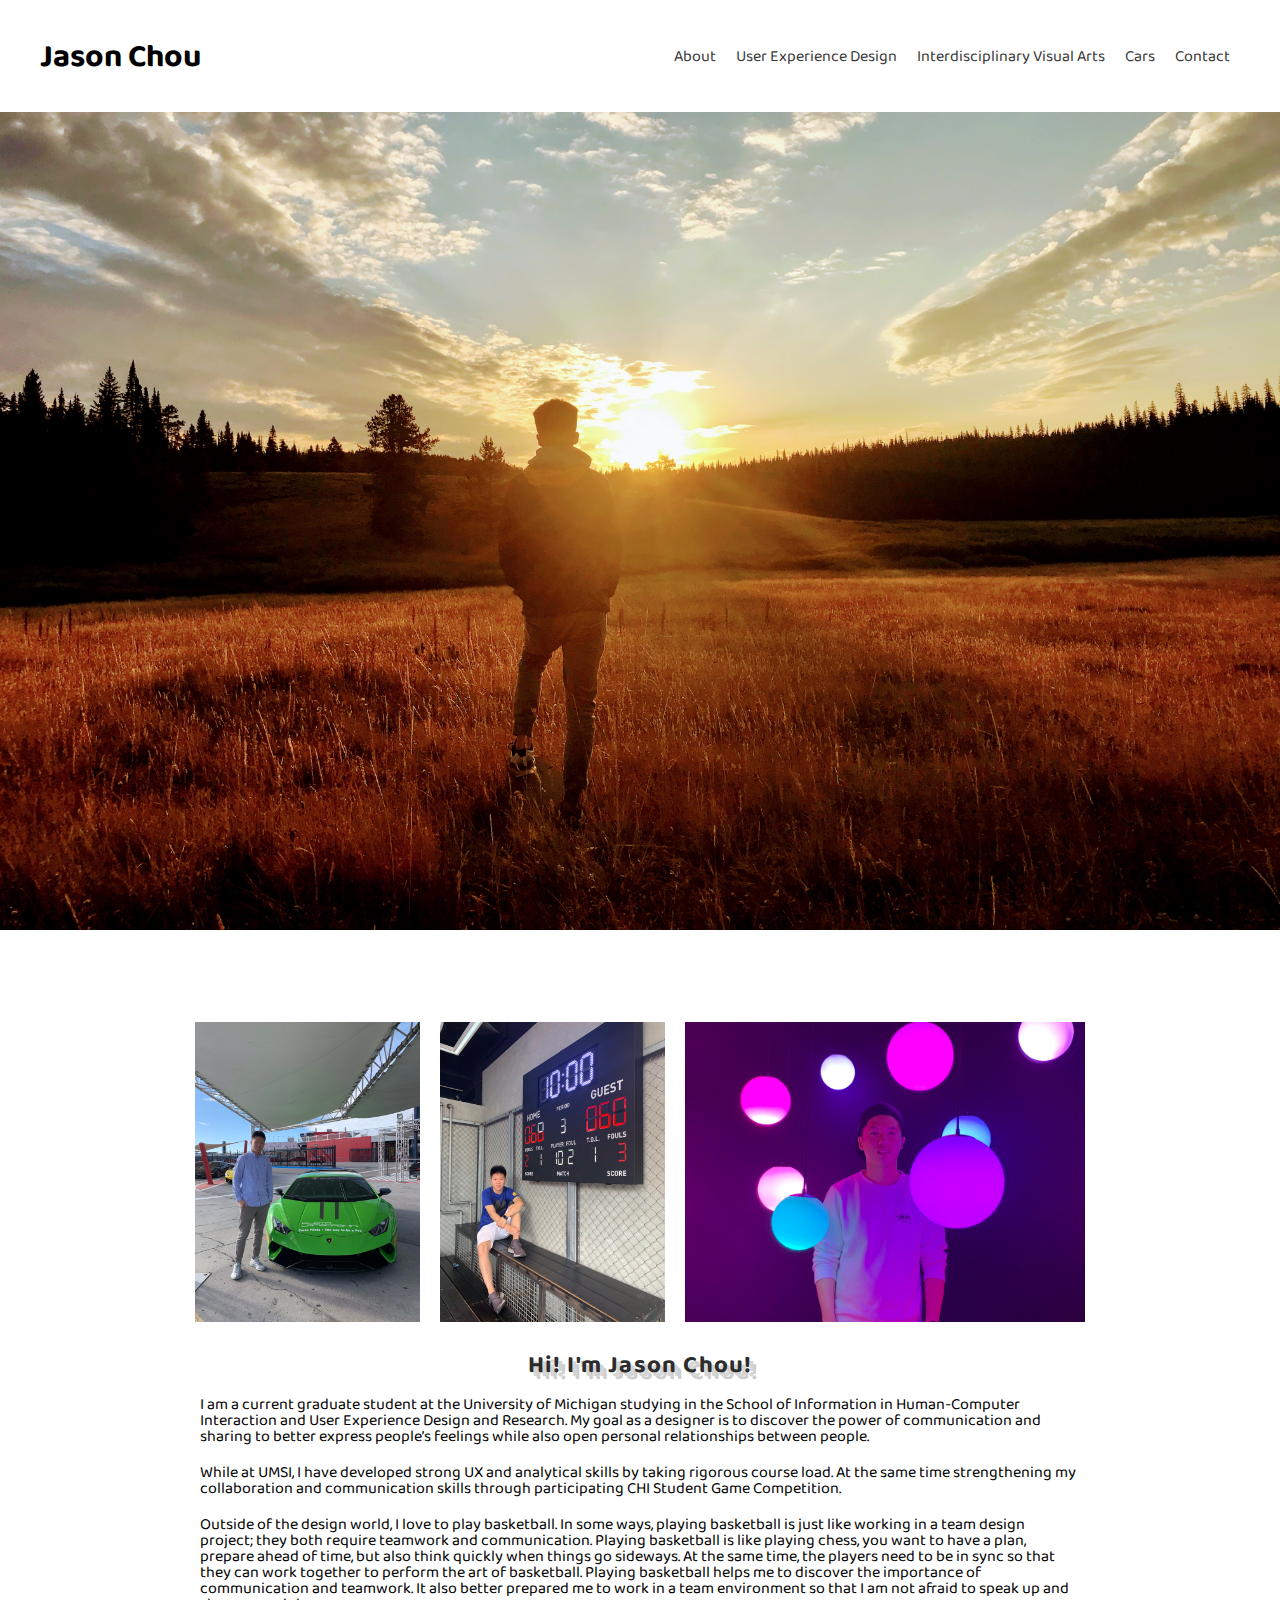
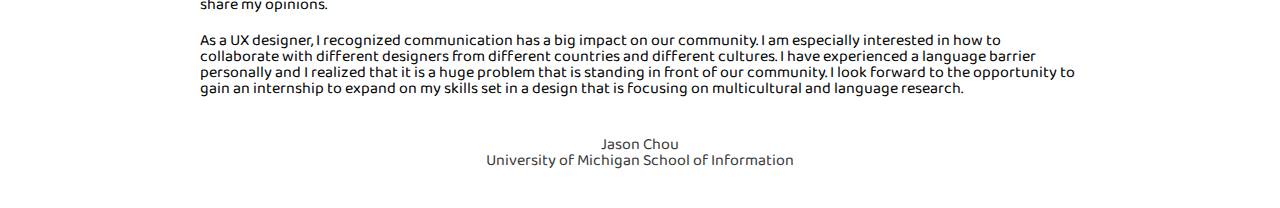
<file: index.html>
<!DOCTYPE html>
<html lang="en">

<head>
    <!-- Global site tag (gtag.js) - Google Analytics -->
    <script async src="https://www.googletagmanager.com/gtag/js?id=UA-160974793-1"></script>
    <script>
        window.dataLayer = window.dataLayer || [];
        function gtag() { dataLayer.push(arguments); }
        gtag('js', new Date());

        gtag('config', 'UA-160974793-1');
    </script>
    <meta charset="utf-8">
    <meta name="viewport" content="width=device-width, initial-scale=1.0">
    <link rel="stylesheet" type="text/css" href="css/html5reset.css">
    <link rel="stylesheet" type="text/css" href="css/style.css">
    <link href="https://fonts.googleapis.com/css?family=Baloo+Chettan+2&display=swap" rel="stylesheet">
    <title>Jason Chou</title>
</head>

<body>
    <a class="skip" href="#main">Skip to Main Content</a>
    <header>
        <h1>Jason Chou</h1>
        <nav>
            <ul class="nav_links">
                <li class="nav_item"><a href="index.html">About</a></li>
                <li class="nav_item"><a href="ux.html">User Experience Design</a></li>
                <li class="nav_item"><a href="art.html">Interdisciplinary Visual Arts</a></li>
                <li class="nav_item"><a href="cars.html">Cars</a></li>
                <li class="nav_item"><a href="contact.html">Contact</a></li>
            </ul>
        </nav>
    </header>

    <div class="parallax"></div>

    <main id="main">
        <div class="about_image">
            <img id="lambo" src="about/img_2512.jpg" alt="" />
            <img id="basketball" src="about/img_7100.jpg" alt="" />
            <img id="ny" src="about/img_8931.jpg" alt="" />
        </div>

        <h2 class='retroshadow'>Hi! I'm Jason Chou!</h2>

        <p>
            I am a current graduate student at the University of Michigan studying in the School of Information in
            Human-Computer Interaction and User Experience Design and Research. My goal as a designer is to discover the
            power of communication and sharing to better express people’s feelings while also open personal
            relationships between people.
        </p>

        <p>
            While at UMSI, I have developed strong UX and analytical skills by taking rigorous course load. At the same
            time strengthening my collaboration and communication skills through participating CHI Student Game
            Competition.
        </p>

        <p>
            Outside of the design world, I love to play basketball. In some ways, playing basketball is just like
            working in a team design project; they both require teamwork and communication. Playing basketball is like
            playing chess, you want to have a plan, prepare ahead of time, but also think quickly when things go
            sideways. At the same time, the players need to be in sync so that they can work together to perform the art
            of basketball. Playing basketball helps me to discover the importance of communication and teamwork. It also
            better prepared me to work in a team environment so that I am not afraid to speak up and share my opinions.
        </p>

        <p>
            As a UX designer, I recognized communication has a big impact on our community. I am especially interested
            in how to collaborate with different designers from different countries and different cultures. I have
            experienced a language barrier personally and I realized that it is a huge problem that is standing in front
            of our community. I look forward to the opportunity to gain an internship to expand on my skills set in a
            design that is focusing on multicultural and language research.
        </p>
    </main>

    <footer>
        <p>Jason Chou <br />
            University of Michigan School of Information</p>
    </footer>

</body>

</html>
</file>
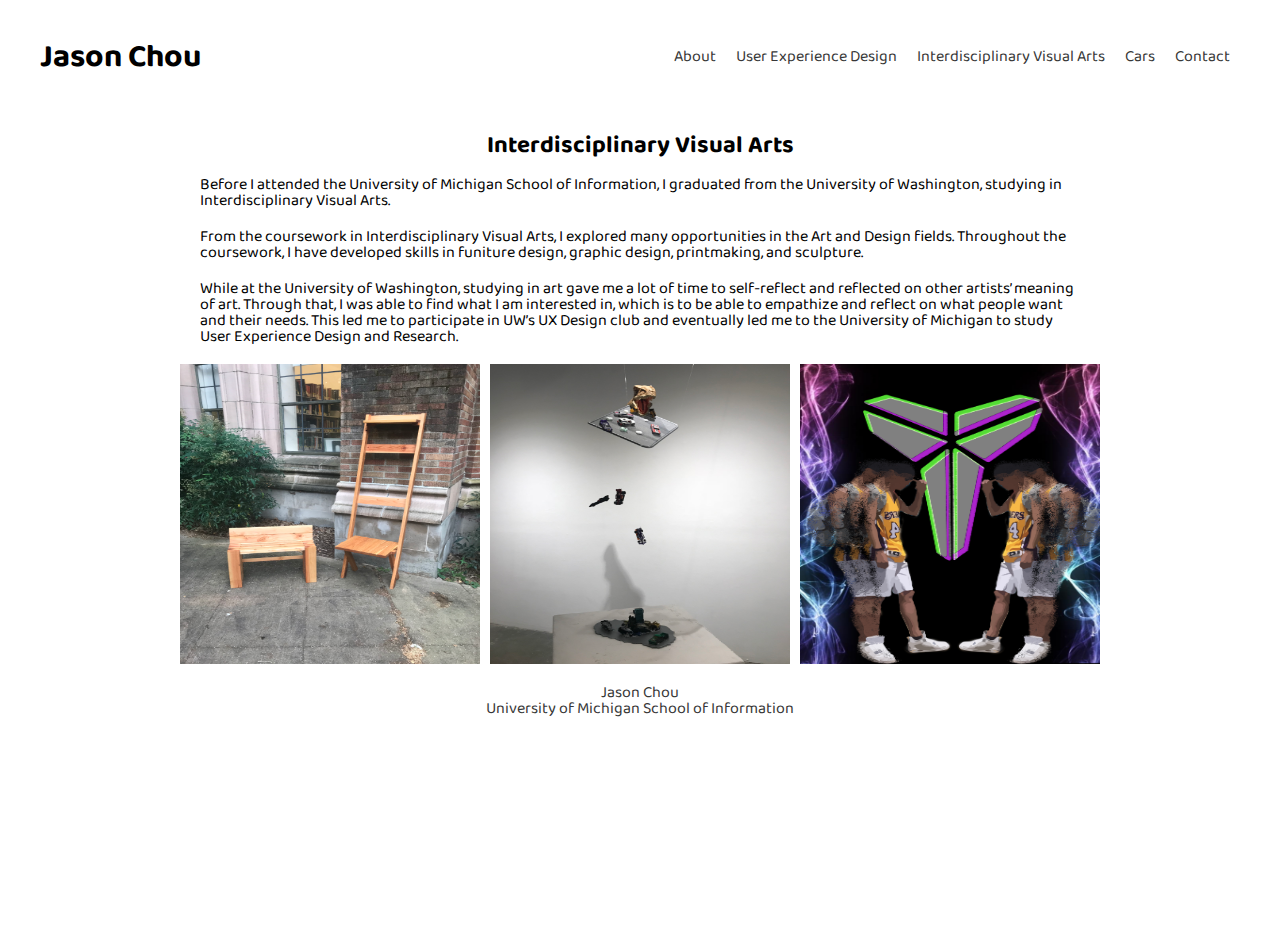
<file: art.html>
<!DOCTYPE html>
<html lang="en">

<head>
    <!-- Global site tag (gtag.js) - Google Analytics -->
    <script async src="https://www.googletagmanager.com/gtag/js?id=UA-160974793-1"></script>
    <script>
        window.dataLayer = window.dataLayer || [];
        function gtag() { dataLayer.push(arguments); }
        gtag('js', new Date());

        gtag('config', 'UA-160974793-1');
    </script>
    <meta charset="utf-8">
    <meta name="viewport" content="width=device-width, initial-scale=1.0">
    <link rel="stylesheet" type="text/css" href="css/html5reset.css">
    <link rel="stylesheet" type="text/css" href="css/style.css">
    <link href="https://fonts.googleapis.com/css?family=Baloo+Chettan+2&display=swap" rel="stylesheet">
    <title>Interdisciplinary Visual Arts</title>
</head>

<body>
    <a class="skip" href="#main">Skip to Main Content</a>
    <header>
        <h1>Jason Chou</h1>
        <nav>
            <ul class="nav_links">
                <li class="nav_item"><a href="index.html">About</a></li>
                <li class="nav_item"><a href="ux.html">User Experience Design</a></li>
                <li class="nav_item"><a href="art.html">Interdisciplinary Visual Arts</a></li>
                <li class="nav_item"><a href="cars.html">Cars</a></li>
                <li class="nav_item"><a href="contact.html">Contact</a></li>
              </ul>
        </nav>
    </header>

    <main id="main">
        <h2>Interdisciplinary Visual Arts</h2>

        <p>
            Before I attended the University of Michigan School of Information, I graduated from the University of Washington, studying in Interdisciplinary Visual Arts.  
        </p>

        <p>
            From the coursework in Interdisciplinary Visual Arts, I explored many opportunities in the Art and Design fields.  Throughout the coursework, I have developed skills in funiture design, graphic design, printmaking, and sculpture.
        </p>

        <p>
            While at the University of Washington, studying in art gave me a lot of time to self-reflect and reflected on other artists’ meaning of art.  Through that, I was able to find what I am interested in, which is to be able to empathize and reflect on what people want and their needs.  This led me to participate in UW’s UX Design club and eventually led me to the University of Michigan to study User Experience Design and Research.
        </p>
        
        <div class="art_image">
            <img id="funiture" src="art/img_1377.jpg" alt="" />
            <img id="sculpture" src="art/img_2316.jpg" alt="" />
            <img id="self_portrait" src="art/self_portrait.jpg" alt="" />
        </div>

    </main>

    <footer>
        <p>Jason Chou <br />
            University of Michigan School of Information</p>
    </footer>

</body>

</html>
</file>
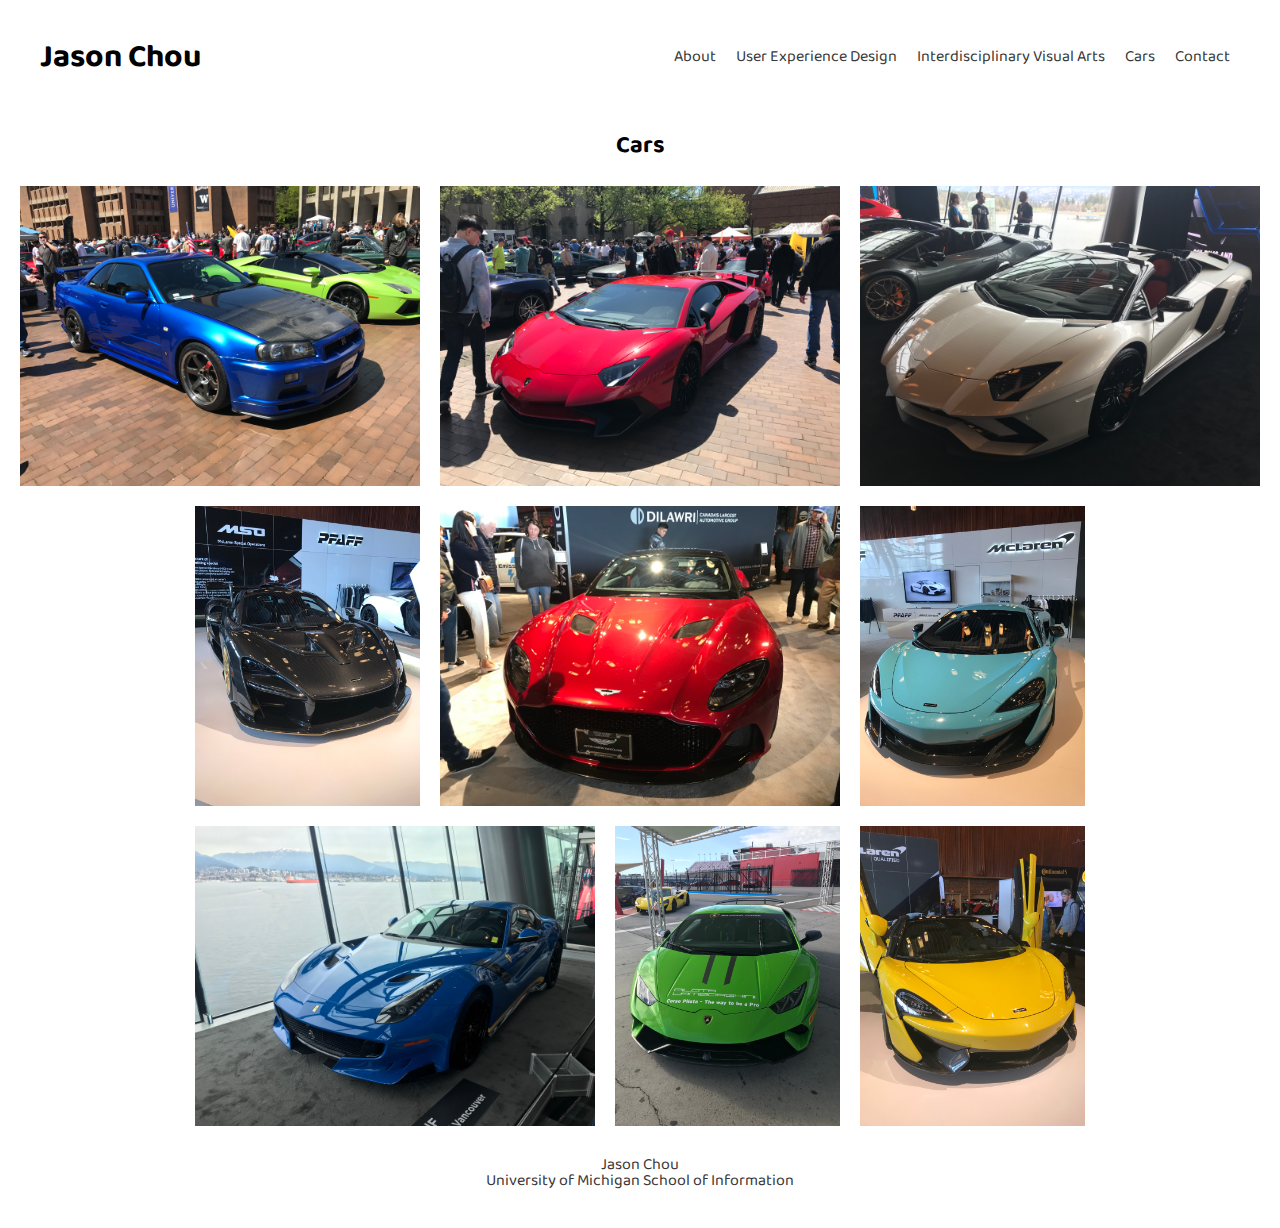
<file: cars.html>
<!DOCTYPE html>
<html lang="en">

<head>
    <!-- Global site tag (gtag.js) - Google Analytics -->
    <script async src="https://www.googletagmanager.com/gtag/js?id=UA-160974793-1"></script>
    <script>
        window.dataLayer = window.dataLayer || [];
        function gtag() { dataLayer.push(arguments); }
        gtag('js', new Date());

        gtag('config', 'UA-160974793-1');
    </script>
    <meta charset="utf-8">
    <meta name="viewport" content="width=device-width, initial-scale=1.0">
    <link rel="stylesheet" type="text/css" href="css/html5reset.css">
    <link rel="stylesheet" type="text/css" href="css/style.css">
    <link href="https://fonts.googleapis.com/css?family=Baloo+Chettan+2&display=swap" rel="stylesheet">
    <title>Cars</title>
</head>

<body>
    <a class="skip" href="#main">Skip to Main Content</a>
    <header>
        <h1>Jason Chou</h1>
        <nav>
            <ul class="nav_links">
                <li class="nav_item"><a href="index.html">About</a></li>
                <li class="nav_item"><a href="ux.html">User Experience Design</a></li>
                <li class="nav_item"><a href="art.html">Interdisciplinary Visual Arts</a></li>
                <li class="nav_item"><a href="cars.html">Cars</a></li>
                <li class="nav_item"><a href="contact.html">Contact</a></li>
              </ul>
        </nav>
    </header>

    <main id="main">
        <h2>Cars</h2>

        <div class="car_image">
            <img id="gtr_r34" src="cars/img_2205.jpg" alt="" />
            <img id="red_lambo" src="cars/img_2207.jpg" alt="" />
            <img id="white_lambo" src="cars/img_2463.jpg" alt="" />
            <img id="balck_mclaren" src="cars/img_4046.jpg" alt="" />
            <img id="red_aston" src="cars/img_4680.jpg" alt="" />
            <img id="blue_mclaren" src="cars/img_6746.jpg" alt="" />
            <img id="blue_ferrari" src="cars/img_7057.jpg" alt="" />
            <img id="green_lambo" src="cars/img_8404.jpg" alt="" />
            <img id="yellow_mclaren" src="cars/img_9255.jpg" alt="" />
        </div>


    </main>

    <footer>
        <p>Jason Chou <br />
            University of Michigan School of Information</p>
    </footer>

</body>

</html>
</file>
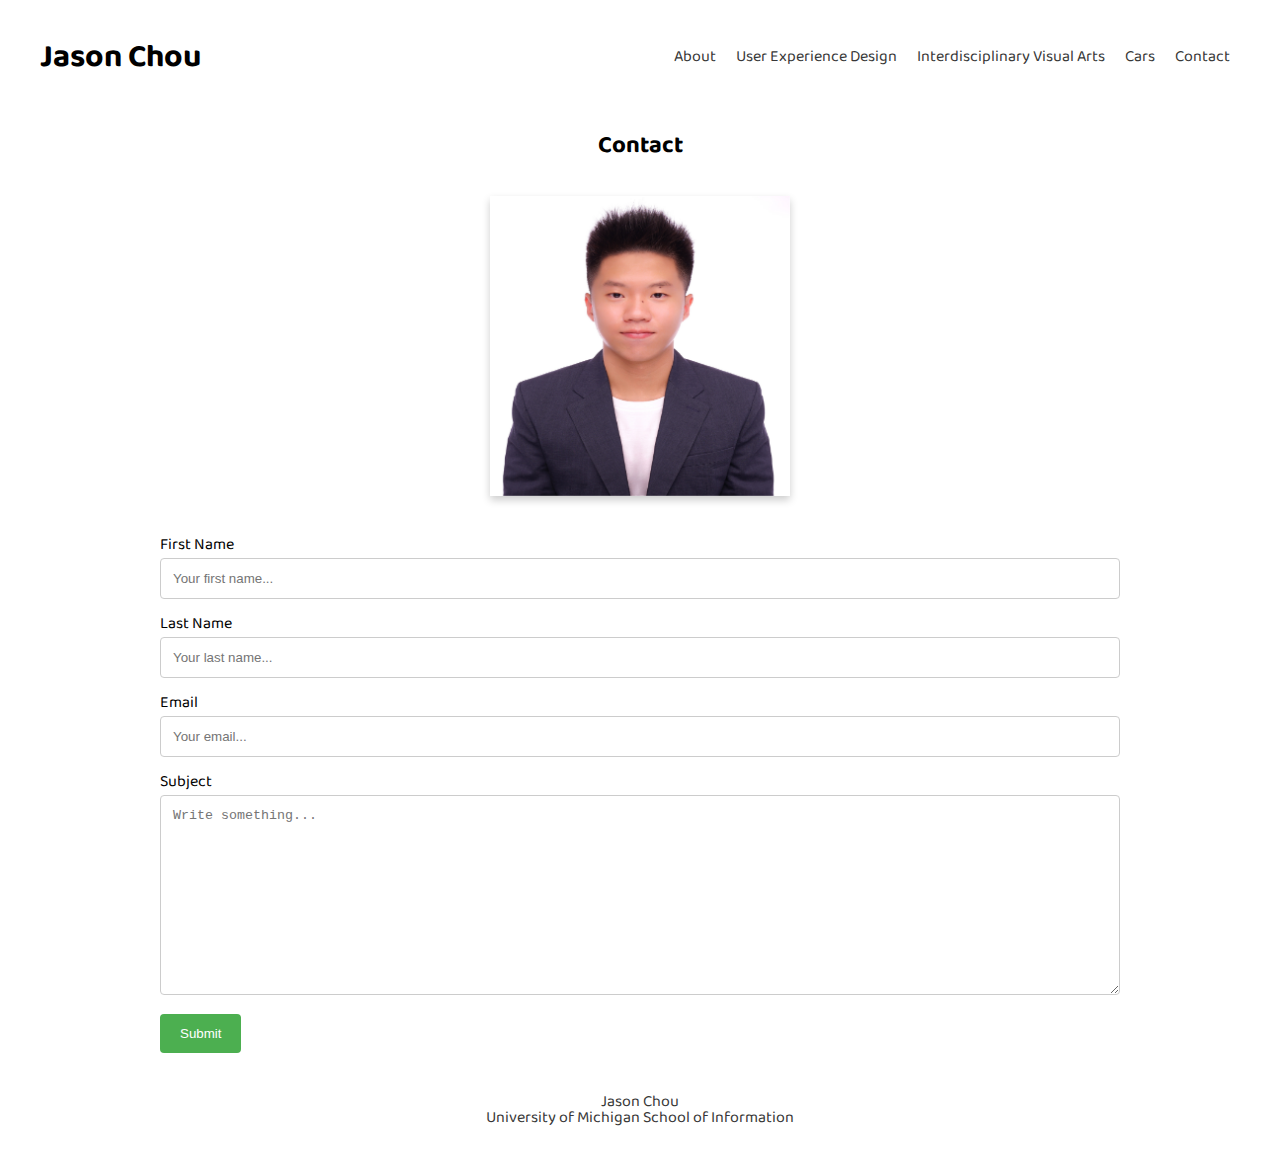
<file: contact.html>
<!DOCTYPE html>
<html lang="en">

<head>
    <!-- Global site tag (gtag.js) - Google Analytics -->
    <script async src="https://www.googletagmanager.com/gtag/js?id=UA-160974793-1"></script>
    <script>
        window.dataLayer = window.dataLayer || [];
        function gtag() { dataLayer.push(arguments); }
        gtag('js', new Date());

        gtag('config', 'UA-160974793-1');
    </script>
    <meta charset="utf-8">
    <meta name="viewport" content="width=device-width, initial-scale=1.0">
    <link rel="stylesheet" type="text/css" href="css/html5reset.css">
    <link rel="stylesheet" type="text/css" href="css/style.css">
    <link rel="stylesheet" type="text/css" href="css/form-style.css">
    <link href="https://fonts.googleapis.com/css?family=Baloo+Chettan+2&display=swap" rel="stylesheet">
    <title>Contact</title>
</head>

<body>
    <a class="skip" href="#main">Skip to Main Content</a>
    <header>
        <h1>Jason Chou</h1>
        <nav>
            <ul class="nav_links">
                <li class="nav_item"><a href="index.html">About</a></li>
                <li class="nav_item"><a href="ux.html">User Experience Design</a></li>
                <li class="nav_item"><a href="art.html">Interdisciplinary Visual Arts</a></li>
                <li class="nav_item"><a href="cars.html">Cars</a></li>
                <li class="nav_item"><a href="contact.html">Contact</a></li>
            </ul>
        </nav>
    </header>

    <main id="main">
        <h2>Contact</h2>
            <div class="flip-card" tabindex="0">
                <div class="flip-card-inner">
                    <div class="flip-card-front">
                        <img src="about/img_9395.jpg" alt=""/>
                    </div>
                    <div class="flip-card-back">
                        <p>Feel free to contact me if you have any questions!</p>
                    </div>
                </div>
            </div>
        
            <div class="container">
                <form action="https://formspree.io/mdodzddq" method="POST"></form>
                    <label for="fname">First Name</label>
                    <input type="text" id="fname" name="firstname" placeholder="Your first name...">

                    <label for="lname">Last Name</label>
                    <input type="text" id="lname" name="lastname" placeholder="Your last name...">

                    <label for ="email">Email</label>
                    <input type="text" id="email" name ="email" placeholder="Your email..."> 

                    <label for="subject">Subject</label>
                    <textarea id="subject" name="subject" placeholder="Write something..."
                        style="height:200px"></textarea>

                    <input type="submit" value="Submit">
            </div>


    </main>

    <footer>
        <p>Jason Chou <br />
            University of Michigan School of Information</p>
    </footer>

</body>

</html>
</file>
<file: css/style.css>
body{
    font-family: 'Baloo Chettan 2', cursive;
}

/* flip card */ 
.flip-card {
    margin: 0 auto;
	padding: 20px;
    background-color: transparent;
    width: 300px;
    height: 300px;
    perspective: 1000px;
}
  
.flip-card-inner {
    position: relative;
    width: 100%;
    height: 100%;
    text-align: center;
    transition: transform 0.6s;
    transform-style: preserve-3d;
    box-shadow: 0 4px 8px 0 rgba(0,0,0,0.2);
}
  
.flip-card:hover .flip-card-inner {
    transform: rotateY(180deg);
}

.flip-card:focus .flip-card-inner{
    transform: rotateY(180deg);
}
  
.flip-card-front, .flip-card-back {
    position: absolute;
    width: 100%;
    height: 100%;
    -webkit-backface-visibility: hidden;
    backface-visibility: hidden;
}
  
.flip-card-front {
    background-color: #bbb;
    color: black;
}
  
.flip-card-back {
    background-color: #3054A1;
    color: white;
    transform: rotateY(180deg);
}

.flip-card-front > img{
    width: 300px;
    height: 300px; 
}

.flip-card-back > p {
    margin: 50px;
    margin-top: 130px;
}

/* parallax image */

body, html {
    height: 100%;
}

.parallax {
    background-image: url("../about/img_1111.jpg");
    height: 100%;
  
    /* Create the parallax scrolling effect */
    background-attachment: fixed;
    background-position: center;
    background-repeat: no-repeat;
    background-size: cover;
}

/* Keyframes for animation */
@-webkit-keyframes h1_rotate{
    from {
        transform: rotate(0deg);
    }
    to {
        transform: rotate(360deg);
    }
}
  
@keyframes h1_rotate{
    from {
        transform: rotate(0deg);
    }
    to {
        transform: rotate(360deg);
    }
} 
  
h1{
    font-size: xx-large;
    -webkit-animation-name: h1_rotate;
    -webkit-animation-duration: 3s;
    animation-name: h1_rotate;
    animation-duration: 3s;
}

h2{
    font-size: 1.5em;
    text-align: center;
    padding: 20px;
}

h2.retroshadow {
    color: #2c2c2c;
    letter-spacing: 0.05em;
    text-shadow: 4px 4px 0px #d5d5d5, 7px 7px 0px rgba(0, 0, 0, 0.2);
}

p{
    margin-left: 50px;
    margin-right: 50px;
    padding-bottom: 20px;
}
/* skip to content */
a.skip{
    background: white;
    left: 0;
    padding: 6px;
    position: absolute;
    top: -40px;
    -webkit-transition: top 1s ease-out;
    transition: top 1s ease-out;
    z-index: 1;
}
  
a.skip:focus{
    top:0px;
    color: black;
    text-decoration-style: solid;
}

footer{
    background-color: white;
    color: #373737;
    text-align: center;
    padding: 20px;
}

/* Navbar */
header{
    display: flex;
    text-align: center;
    flex-direction: column;
    align-items: center;
    justify-content: space-between;
    background: #fff;
    margin: 40px;
}

.nav_links{
    display: flex;
    flex-direction: column;
    justify-content: space-between;
    list-style: none;
}

.nav_item a{
    color: #373737;
    text-decoration: none;
}

.nav_item a:hover, a:focus{
    color: black;
    text-decoration: underline;
}

/* about_image */
.about_image{
    display: flex;
    flex-wrap: wrap;
    justify-content: center;
}
  
.about_image > img{
    margin: 10px;
    height: 300px;
}

/* art_image */
.art_image{
    display: grid;
    grid-template-columns: auto;
    grid-template-rows: auto;
    justify-content: center;
    grid-row-gap: 10px;
    grid-column-gap: 10px;
}

.art_image > img{
    overflow: hidden;
    width: 200px;
    height: 200px;
}

/* ux_image */
.ux_image{
    display: grid;
    grid-template-columns: auto;
    grid-template-rows: auto;
    justify-content: center;
    grid-row-gap: 10px;
    grid-column-gap: 10px;
}

.ux_image img{
    overflow: hidden;
    width: 200px;
    height: 200px;
}

/* car_image */
.car_image{
    display: flex;
    flex-wrap: wrap;
    justify-content: center;
}
  
.car_image img{
    margin: 10px;
    height: 300px;
}

.car_image img:nth-child(odd):hover{
    filter:drop-shadow(8px 8px 10px gray);
    transform: rotateY(180deg);
}

.car_image img:nth-child(even):hover{
    filter:opacity(50%);
    border: 2px solid black;
}

@media only screen and (min-width: 450px) and (max-width: 920px) {

    /* Nav bar */
    header{
        flex-direction: column;
    }    

    .nav_links{
        flex-direction: row;
    }

    .nav_item a{
        padding: 10px;
    }

    /* art image */
    .art_image{
        grid-template-columns: auto auto;
    }

    .art_image > img{
        width: 250px;
        height: 250px;
    }

    /* ux_image */
    .ux_image{
        grid-template-columns: auto auto;
    }

    .ux_image > img{
        width: 250px;
        height: 250px;
    }






}

@media only screen and (min-width: 920px){
    p{
        margin-left: 200px;
        margin-right: 200px;
    }
    
    /* Navbar */

    header{
        flex-direction: row;
    }

    .nav_links{
        flex-direction: row;
    }

    .nav_item a{
        padding: 10px;
    }

    /* art_image */
    .art_image{
        grid-template-columns: auto auto auto;
    }

    .art_image > img{
        width: 300px;
        height: 300px;
    }

    /* ux_image */
    .ux_image{
        grid-template-columns: auto auto auto ;
    }

    .ux_image > img{
        width: 300px;
        height: 300px;
    }
}

@media screen and (prefers-reduced-motion: reduce){
    h1{
      animation: none;
    }
}
</file>
<file: css/form-style.css>
/* Style inputs with type="text", select elements and textareas */
input[type=text], textarea {
  width: 100%; /* Full width */
  padding: 12px; /* Some padding */ 
  border: 1px solid #ccc; /* Gray border */
  border-radius: 4px; /* Rounded borders */
  box-sizing: border-box; /* Make sure that padding and width stays in place */
  margin-top: 6px; /* Add a top margin */
  margin-bottom: 16px; /* Bottom margin */
  resize: vertical /* Allow the user to vertically resize the textarea (not horizontally) */
}

/* Style the submit button with a specific background color etc */
input[type=submit] {
  background-color: #4CAF50;
  color: white;
  padding: 12px 20px;
  border: none;
  border-radius: 4px;
  cursor: pointer;
}

/* When moving the mouse over the submit button, add a darker green color */
input[type=submit]:hover {
  background-color: #45a049;
}

/* Add a background color and some padding around the form */
.container {
  width: 75%;
  /*border-radius: 5px;*/
  margin: 0 auto;
	padding: 20px;
}
</file>
